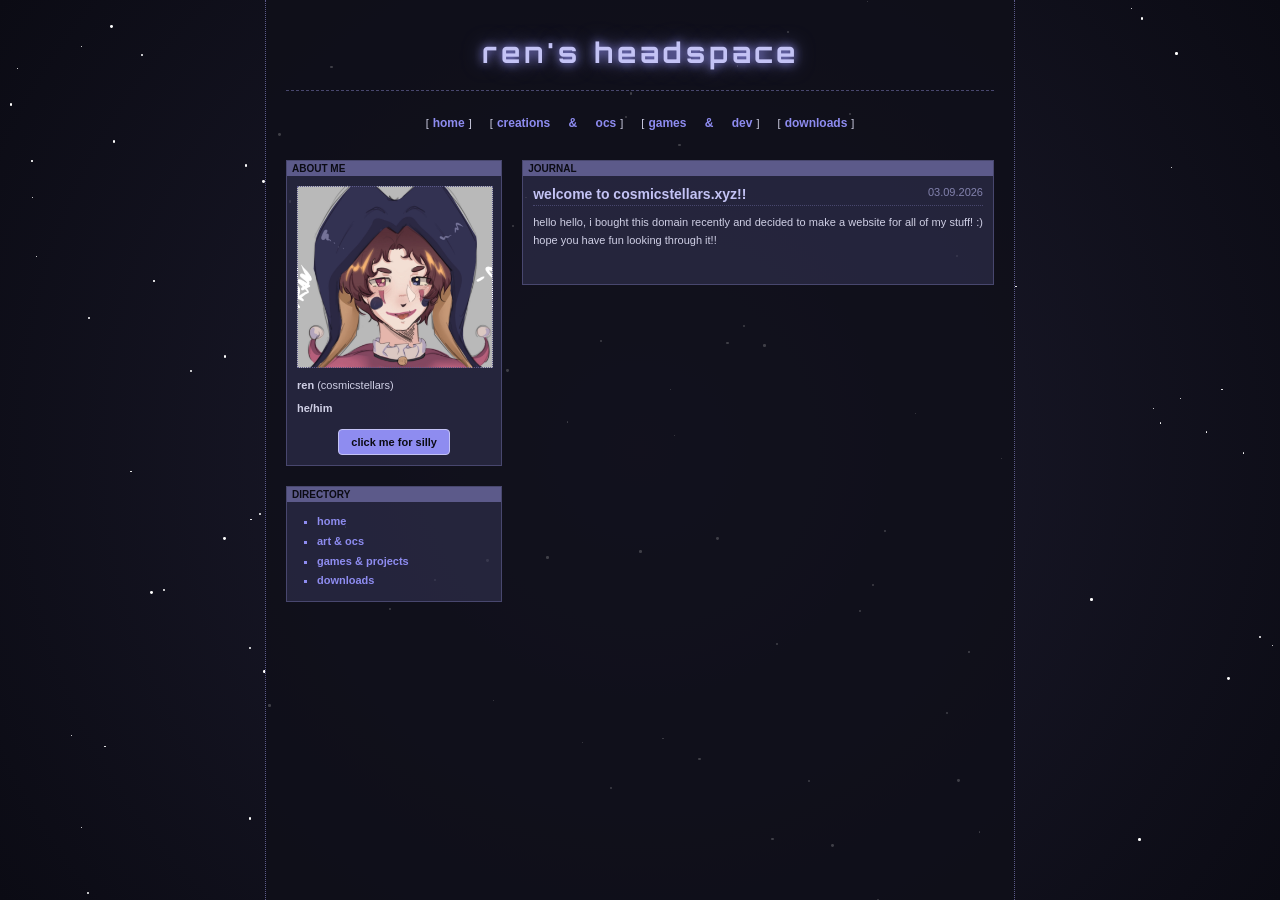
<file: index.html>
<!DOCTYPE html>
<html lang="en">
<head>
    <meta charset="UTF-8">
    <meta name="viewport" content="width=device-width, initial-scale=1.0">
    <title>ren's headspace</title>
    
    <link rel="stylesheet" href="https://cdn.cursors-4u.net/cursors/animated/shiny-grey-star-4a7c7422-32.css">
    <link rel="stylesheet" href="style.css?v=4">
    <link rel="icon" type="image/png" href="/img/Icon.png">
</head>
<body>

    <div id="star-field"></div>

    <div class="wrapper">
        
        <div class="header">
            <h1>ren's headspace</h1>
        </div>

        <div class="nav-bar">
            [<a href="/" style="margin: 0 4px;">home</a>] 
            [<a href="/creations" style="margin: 0 4px;">creations & ocs</a>] 
            [<a href="/projects" style="margin: 0 4px;">games & dev</a>] 
            [<a href="#" style="margin: 0 4px;">downloads</a>]
        </div>

        <div class="columns">
            
            <div class="left-col">
                <div class="box">
                    <div class="box-title">About Me</div>
                    <div class="profile-img"></div>
                    <p><b>ren</b> (cosmicstellars)</p>
                    <p><b>he/him</b></p>
                    
                    <div style="margin-top: 15px; text-align: center;">
                        <a href="/horserace" style="display: inline-block; background-color: #8e8cf0; color: #0b0b14; padding: 6px 12px; font-weight: bold; border-radius: 4px; border: 1px solid #c4c3f5;">click me for silly</a>
                    </div>
                </div>

                <div class="box">
                    <div class="box-title">directory</div>
                    <ul style="list-style-type: square; padding-left: 20px; margin: 0; line-height: 1.8; color: #8e8cf0;">
                        <li><a href="/">home</a></li>
                        <li><a href="/creations">art & ocs</a></li>
                        <li><a href="/projects">games & projects</a></li>
                        <li><a href="#">downloads</a></li>
                    </ul>
                </div>
            </div>

            <div class="right-col">
                <div class="box">
                    <div class="box-title">journal</div>
                    <div id="blog-feed">
                        <p style="text-align: center; color: #8382ad;">loading</p>
                    </div>
                </div>
            </div>
        </div>
    </div>

    <script>
        var starField = document.getElementById('star-field');
        if (starField) {
            for (var i = 0; i < 100; i++) {
                var star = document.createElement('div');
                star.className = 'bg-star';
                star.style.left = Math.random() * 100 + 'vw';
                star.style.top = Math.random() * 100 + 'vh';
                var size = (Math.random() * 2 + 1) + 'px';
                star.style.width = size; star.style.height = size;
                star.style.animationDuration = (Math.random() * 3 + 1.5) + 's';
                star.style.animationDelay = (Math.random() * 5) + 's';
                starField.appendChild(star);
            }
        }

        var colors = ['#ffffff', '#cccccc', '#8e8cf0', '#c4c3f5'];
        var activeParticles = 0;
        var lastSpawn = 0;

        document.addEventListener('mousemove', function(e) {
            var now = Date.now();
            if (now - lastSpawn < 30 || activeParticles > 30) return;
            lastSpawn = now;

            var particle = document.createElement('div');
            particle.className = 'trail-particle';
            
            particle.style.left = e.pageX + 'px';
            particle.style.top = e.pageY + 'px';
            particle.style.backgroundColor = colors[Math.floor(Math.random() * colors.length)];
            
            document.body.appendChild(particle);
            activeParticles++;

            setTimeout(function() {
                particle.style.transform = 'translate(-50%, -50%) scale(0) translateY(20px) rotate(45deg)';
                particle.style.opacity = '0';
            }, 10);

            setTimeout(function() {
                particle.remove();
                activeParticles--;
            }, 600);
        });
    </script>

    <script src="posts.js?v=4"></script>

    <script>
        var feedContainer = document.getElementById('blog-feed');
        if (feedContainer) {
            feedContainer.innerHTML = '';
            
            if (typeof blogPosts !== 'undefined') {
                blogPosts.forEach(function(post) {
                    var postHTML = `
                        <div class="blog-entry">
                            <div class="blog-header">
                                <span class="blog-title">${post.title}</span>
                                <span class="blog-date">${post.date}</span>
                            </div>
                            <div class="blog-content">
                                ${post.content}
                            </div>
                        </div>
                    `;
                    feedContainer.innerHTML += postHTML;
                });
            } else {
                feedContainer.innerHTML = '<p style="text-align: center; color: #ff9999;">Error: posts.js not found or formatted incorrectly.</p>';
            }
        }
    </script>

</body>
</html>
</file>
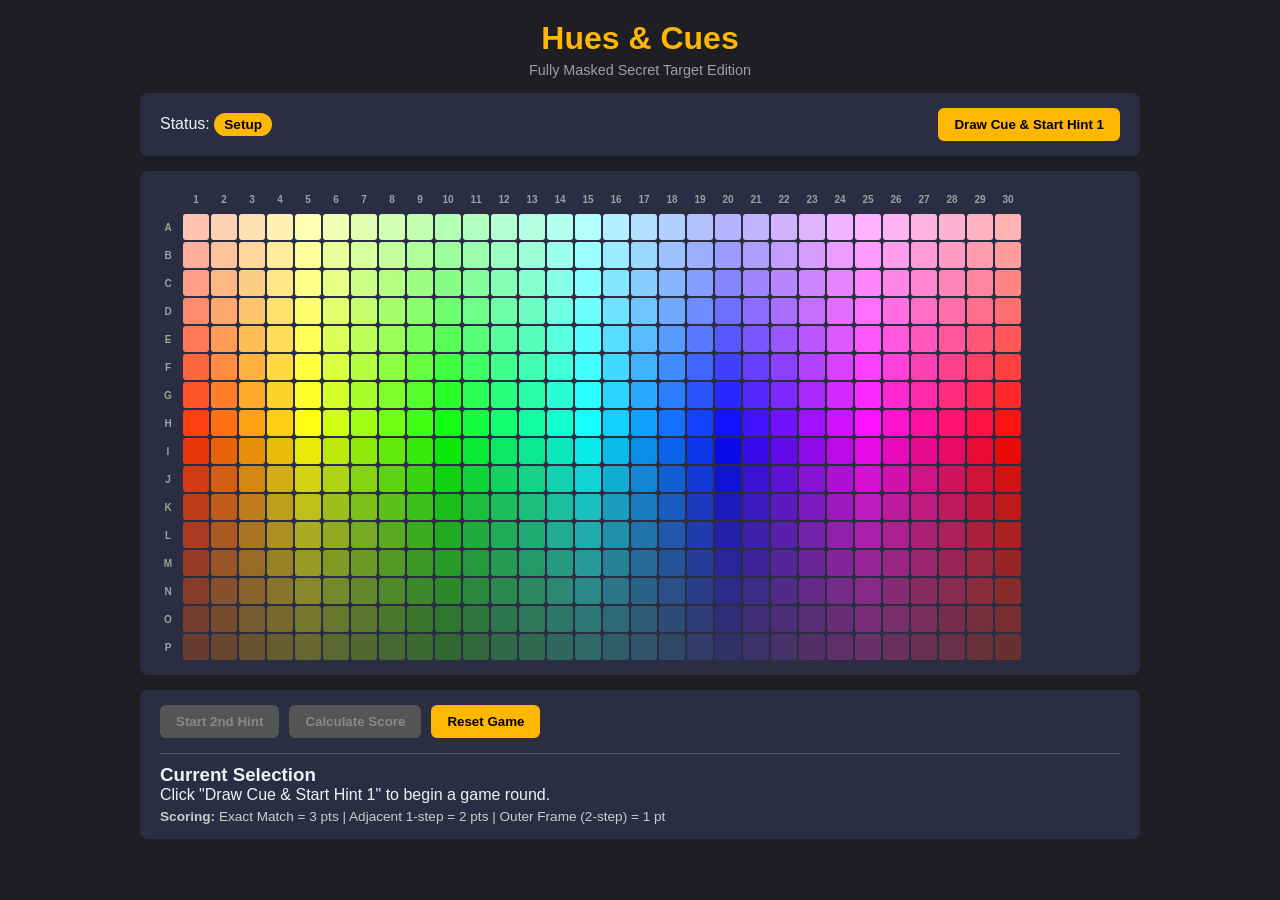
<file: huesandcues/index.html>
<!DOCTYPE html>
<html lang="en">
<head>
  <meta charset="UTF-8">
  <meta name="viewport" content="width=device-width, initial-scale=1.0">
  <title>Hues & Cues - Web Edition</title>
  <style>
    :root {
      --bg: #1e1e24;
      --panel: #2b2d42;
      --text: #edf2f4;
      --accent: #ffb703;
      --accent-hover: #ffa200;
    }

    * { box-sizing: border-box; margin: 0; padding: 0; }
    body {
      font-family: -apple-system, BlinkMacSystemFont, "Segoe UI", Roboto, sans-serif;
      background: var(--bg);
      color: var(--text);
      display: flex;
      flex-direction: column;
      align-items: center;
      min-height: 100vh;
      padding: 20px;
    }

    h1 { margin-bottom: 5px; color: var(--accent); }
    .subtitle { margin-bottom: 15px; color: #a0a0a0; font-size: 0.9rem; }

    .game-container {
      display: flex;
      flex-direction: column;
      gap: 15px;
      max-width: 1000px;
      width: 100%;
    }

    /* Top Status Panel */
    .status-panel {
      background: var(--panel);
      padding: 15px 20px;
      border-radius: 8px;
      display: flex;
      justify-content: space-between;
      align-items: center;
    }

    .phase-badge {
      display: inline-block;
      background: var(--accent);
      color: #000;
      padding: 4px 10px;
      border-radius: 12px;
      font-weight: bold;
      font-size: 0.85rem;
    }

    /* Spectrum Grid Setup */
    .grid-wrapper {
      overflow-x: auto;
      background: var(--panel);
      padding: 15px;
      border-radius: 8px;
    }

    .board-grid {
      display: grid;
      grid-template-columns: repeat(31, 26px);
      gap: 2px;
      user-select: none;
      position: relative;
    }

    .cell {
      width: 26px;
      height: 26px;
      border-radius: 3px;
      display: flex;
      align-items: center;
      justify-content: center;
      font-size: 10px;
      cursor: pointer;
      position: relative;
    }

    .cell.header {
      background: transparent;
      color: #a0a0a0;
      font-weight: bold;
      cursor: default;
    }

    /* Secret Target Highlight on Board */
    .cell.peek-target {
      outline: 3px solid #ffffff;
      outline-offset: -2px;
      box-shadow: 0 0 10px #ffffff, inset 0 0 8px #ffffff;
      z-index: 8;
      animation: pulse-peek 0.8s infinite alternate;
    }

    @keyframes pulse-peek {
      from { outline-color: #ffffff; }
      to { outline-color: var(--accent); }
    }

    /* Movable Player Marker */
    .player-marker {
      width: 20px;
      height: 20px;
      border-radius: 50%;
      background: #ff0055;
      border: 2px solid #fff;
      position: absolute;
      box-shadow: 0 0 6px rgba(0,0,0,0.9);
      cursor: grab;
      z-index: 10;
      pointer-events: auto;
      display: none;
      transform: translate(-2px, -2px);
    }

    .player-marker:active {
      cursor: grabbing;
      scale: 1.2;
    }

    .marker.target {
      background: transparent;
      border: 3px solid #fff;
      box-shadow: 0 0 10px var(--accent);
      width: 22px;
      height: 22px;
      position: absolute;
      border-radius: 50%;
      pointer-events: none;
      z-index: 5;
    }

    /* Bottom Control Deck */
    .controls-deck {
      background: var(--panel);
      padding: 15px 20px;
      border-radius: 8px;
      display: flex;
      flex-direction: column;
      gap: 15px;
    }

    .deck-top-row {
      display: flex;
      flex-wrap: wrap;
      justify-content: space-between;
      align-items: center;
      gap: 15px;
    }

    .card-display {
      background: #3d405b;
      padding: 8px 14px;
      border-radius: 6px;
      border: 2px dashed var(--accent);
      display: flex;
      align-items: center;
      gap: 12px;
    }

    .swatch-wrapper {
      position: relative;
      width: 34px;
      height: 34px;
    }

    .card-color-swatch {
      width: 100%;
      height: 100%;
      border-radius: 50%;
      border: 2px solid #fff;
      display: block;
      background-color: #000;
    }

    .secret-text-mask {
      background: #111;
      color: #111;
      border-radius: 4px;
      padding: 2px 6px;
      user-select: none;
      transition: background 0.1s, color 0.1s;
    }

    .secret-text-mask.revealed {
      background: transparent;
      color: #fff;
    }

    .color-cover {
      position: absolute;
      top: 0;
      left: 0;
      width: 100%;
      height: 100%;
      background: #111;
      border-radius: 50%;
      border: 2px solid #555;
      display: flex;
      align-items: center;
      justify-content: center;
      font-size: 14px;
      color: #888;
    }

    .color-cover.revealed {
      display: none;
    }

    button {
      background: var(--accent);
      color: #000;
      border: none;
      padding: 9px 16px;
      border-radius: 6px;
      font-weight: bold;
      cursor: pointer;
      transition: background 0.2s, opacity 0.2s;
    }
    button:hover { background: var(--accent-hover); }
    button:disabled { background: #555; color: #888; cursor: not-allowed; }

    .reveal-btn {
      background: #4a4e69;
      color: #fff;
      font-size: 0.85rem;
      padding: 8px 12px;
    }
    .reveal-btn:hover { background: #6b705c; }

    .action-buttons {
      display: flex;
      gap: 10px;
      flex-wrap: wrap;
    }

    .scoreboard {
      border-top: 1px solid #4a4e69;
      padding-top: 10px;
    }

    .scoring-rules {
      font-size: 0.85rem;
      color: #ccc;
      margin-top: 5px;
    }
  </style>
</head>
<body>

  <h1>Hues &amp; Cues</h1>
  <div class="subtitle">Fully Masked Secret Target Edition</div>

  <div class="game-container">
    <!-- Top Status Banner -->
    <div class="status-panel">
      <div>
        Status: <span id="round-status" class="phase-badge">Setup</span>
      </div>
      <button id="draw-card-btn">Draw Cue &amp; Start Hint 1</button>
    </div>

    <!-- Main Grid -->
    <div class="grid-wrapper">
      <div class="board-grid" id="board">
        <div class="player-marker" id="player-marker" title="Click or Drag me around!"></div>
      </div>
    </div>

    <!-- Bottom Control Deck -->
    <div class="controls-deck">
      <div class="deck-top-row">
        <!-- Secret Swatch & Peek Button -->
        <div class="card-display" id="card-display" style="display: none;">
          <div class="swatch-wrapper">
            <span class="card-color-swatch" id="target-swatch"></span>
            <div class="color-cover" id="color-cover">?</div>
          </div>
          <div>
            <span>Target: <strong id="target-id-text" class="secret-text-mask">???</strong></span>
          </div>
          <button id="peek-btn" class="reveal-btn">Hold to Peek Target</button>
        </div>

        <!-- Gameplay Action Buttons -->
        <div class="action-buttons">
          <button id="hint-2-btn" disabled>Start 2nd Hint</button>
          <button id="score-btn" disabled>Calculate Score</button>
          <button id="reset-btn">Reset Game</button>
        </div>
      </div>

      <!-- Results & Scoreboard -->
      <div class="scoreboard">
        <h3>Current Selection</h3>
        <p id="results-text">Click "Draw Cue &amp; Start Hint 1" to begin a game round.</p>
        <div class="scoring-rules">
          <strong>Scoring:</strong> Exact Match = 3 pts | Adjacent 1-step = 2 pts | Outer Frame (2-step) = 1 pt
        </div>
      </div>
    </div>
  </div>

  <script>
    const ROWS = 16;
    const COLS = 30;
    
    let targetCoords = null;
    let targetCellElement = null;
    let playerPos = null;
    let isScored = false;

    const board = document.getElementById('board');
    const drawBtn = document.getElementById('draw-card-btn');
    const hint2Btn = document.getElementById('hint-2-btn');
    const scoreBtn = document.getElementById('score-btn');
    const resetBtn = document.getElementById('reset-btn');
    const peekBtn = document.getElementById('peek-btn');
    const playerMarker = document.getElementById('player-marker');
    
    const cardDisplay = document.getElementById('card-display');
    const targetIdText = document.getElementById('target-id-text');
    const targetSwatch = document.getElementById('target-swatch');
    const colorCover = document.getElementById('color-cover');
    
    const roundStatus = document.getElementById('round-status');
    const resultsText = document.getElementById('results-text');

    function getCellColor(row, col) {
      const hue = (col / COLS) * 360;
      let saturation = 100;
      let lightness = 50;

      if (row < 8) {
        lightness = 85 - (row * 4.5);
      } else {
        saturation = 100 - ((row - 7) * 8);
        lightness = 50 - ((row - 7) * 2.5);
      }

      return `hsl(${hue}, ${saturation}%, ${lightness}%)`;
    }

    function initBoard() {
      const marker = playerMarker;
      board.innerHTML = '';
      board.appendChild(marker);
      
      const corner = document.createElement('div');
      corner.className = 'cell header';
      board.appendChild(corner);

      for (let c = 1; c <= COLS; c++) {
        const colHeader = document.createElement('div');
        colHeader.className = 'cell header';
        colHeader.innerText = c;
        board.appendChild(colHeader);
      }

      for (let r = 0; r < ROWS; r++) {
        const rowLabel = String.fromCharCode(65 + r);
        
        const rowHeader = document.createElement('div');
        rowHeader.className = 'cell header';
        rowHeader.innerText = rowLabel;
        board.appendChild(rowHeader);

        for (let c = 1; c <= COLS; c++) {
          const cell = document.createElement('div');
          cell.className = 'cell';
          cell.dataset.row = r;
          cell.dataset.col = c;
          cell.style.backgroundColor = getCellColor(r, c);

          cell.addEventListener('click', () => moveMarkerToCell(r, c, cell));
          board.appendChild(cell);
        }
      }
    }

    function moveMarkerToCell(r, c, cellElement) {
      if (isScored || !targetCoords) return;

      playerPos = { r, c, id: `${String.fromCharCode(65 + r)}${c}` };
      cellElement.appendChild(playerMarker);
      playerMarker.style.display = 'block';

      if (!isScored) {
        resultsText.innerHTML = `Marker set at <strong>${playerPos.id}</strong>. Click or drag to adjust your guess.`;
        scoreBtn.disabled = false;
      }
    }

    // Drag and Drop Logic
    let isDragging = false;

    playerMarker.addEventListener('mousedown', (e) => {
      if (isScored) return;
      isDragging = true;
      e.stopPropagation();
    });

    document.addEventListener('mousemove', (e) => {
      if (!isDragging) return;
      
      const elementUnderMouse = document.elementFromPoint(e.clientX, e.clientY);
      if (elementUnderMouse && elementUnderMouse.classList.contains('cell') && !elementUnderMouse.classList.contains('header')) {
        const r = parseInt(elementUnderMouse.dataset.row);
        const c = parseInt(elementUnderMouse.dataset.col);
        moveMarkerToCell(r, c, elementUnderMouse);
      }
    });

    document.addEventListener('mouseup', () => {
      isDragging = false;
    });

    // 1. Draw Cue & Immediately Start Hint 1
    drawBtn.addEventListener('click', () => {
      const randomRow = Math.floor(Math.random() * ROWS);
      const randomCol = Math.floor(Math.random() * (COLS - 1)) + 1;
      const rowLabel = String.fromCharCode(65 + randomRow);
      
      targetCoords = { r: randomRow, c: randomCol, id: `${rowLabel}${randomCol}` };
      const color = getCellColor(randomRow, randomCol);

      targetIdText.innerText = targetCoords.id;
      targetSwatch.style.backgroundColor = color;
      
      targetCellElement = Array.from(document.querySelectorAll('.cell')).find(
        el => el.dataset.row == targetCoords.r && el.dataset.col == targetCoords.c
      );

      cardDisplay.style.display = 'flex';
      colorCover.classList.remove('revealed');
      targetIdText.classList.remove('revealed');
      
      drawBtn.disabled = true;
      hint2Btn.disabled = false;
      
      roundStatus.innerText = "Hint 1 Active";
      resultsText.innerText = 'Hint 1 Started! Cue Giver gives 1-word hint. Place or drag your marker onto the board.';
    });

    // Peek Target Controls: Reveals swatch, text coordinate, and board tile simultaneously
    const showTarget = () => {
      colorCover.classList.add('revealed');
      targetIdText.classList.add('revealed');
      if (targetCellElement) targetCellElement.classList.add('peek-target');
    };

    const hideTarget = () => {
      if (!isScored) {
        colorCover.classList.remove('revealed');
        targetIdText.classList.remove('revealed');
        if (targetCellElement) targetCellElement.classList.remove('peek-target');
      }
    };

    peekBtn.addEventListener('mousedown', showTarget);
    peekBtn.addEventListener('mouseup', hideTarget);
    peekBtn.addEventListener('mouseleave', hideTarget);
    peekBtn.addEventListener('touchstart', showTarget);
    peekBtn.addEventListener('touchend', hideTarget);

    // 2. Hint 2 Phase
    hint2Btn.addEventListener('click', () => {
      hint2Btn.disabled = true;
      roundStatus.innerText = "Hint 2 Active";
      resultsText.innerText = 'Hint 2 Started! Cue Giver gives 2nd hint (1-2 words). Move your marker to adjust your guess, then click "Calculate Score".';
    });

    // 3. Score Calculation
    scoreBtn.addEventListener('click', () => {
      if (!targetCoords || !playerPos) return;

      isScored = true;
      scoreBtn.disabled = true;
      hint2Btn.disabled = true;
      
      // Permanently reveal target coordinate and color swatch
      colorCover.classList.add('revealed');
      targetIdText.classList.add('revealed');
      if (targetCellElement) targetCellElement.classList.remove('peek-target');
      
      roundStatus.innerText = "Scoring Complete";

      // Highlight target cell permanently on grid
      if (targetCellElement) {
        const targetMarker = document.createElement('div');
        targetMarker.className = 'marker target';
        targetCellElement.appendChild(targetMarker);
      }

      const rowDiff = Math.abs(playerPos.r - targetCoords.r);
      const colDiff = Math.abs(playerPos.c - targetCoords.c);
      const distance = Math.max(rowDiff, colDiff);

      let points = 0;
      if (distance === 0) points = 3;
      else if (distance === 1) points = 2;
      else if (distance === 2) points = 1;

      resultsText.innerHTML = `
        <strong>Target: ${targetCoords.id} | Selection: ${playerPos.id}</strong><br>
        Distance: ${distance} square(s) away.<br>
        <em>Points Awarded: ${points} / 3 pts</em>
      `;
    });

    function clearBoard() {
      document.querySelectorAll('.marker.target').forEach(m => m.remove());
      if (targetCellElement) targetCellElement.classList.remove('peek-target');
      
      playerMarker.style.display = 'none';
      playerPos = null;
      isScored = false;
      
      drawBtn.disabled = false;
      hint2Btn.disabled = true;
      scoreBtn.disabled = true;
      
      cardDisplay.style.display = 'none';
      colorCover.classList.remove('revealed');
      targetIdText.classList.remove('revealed');
      
      targetCoords = null;
      targetCellElement = null;
      roundStatus.innerText = "Setup";
      resultsText.innerText = 'Click "Draw Cue & Start Hint 1" to begin a game round.';
    }

    resetBtn.addEventListener('click', clearBoard);

    initBoard();
  </script>
</body>
</html>
</file>
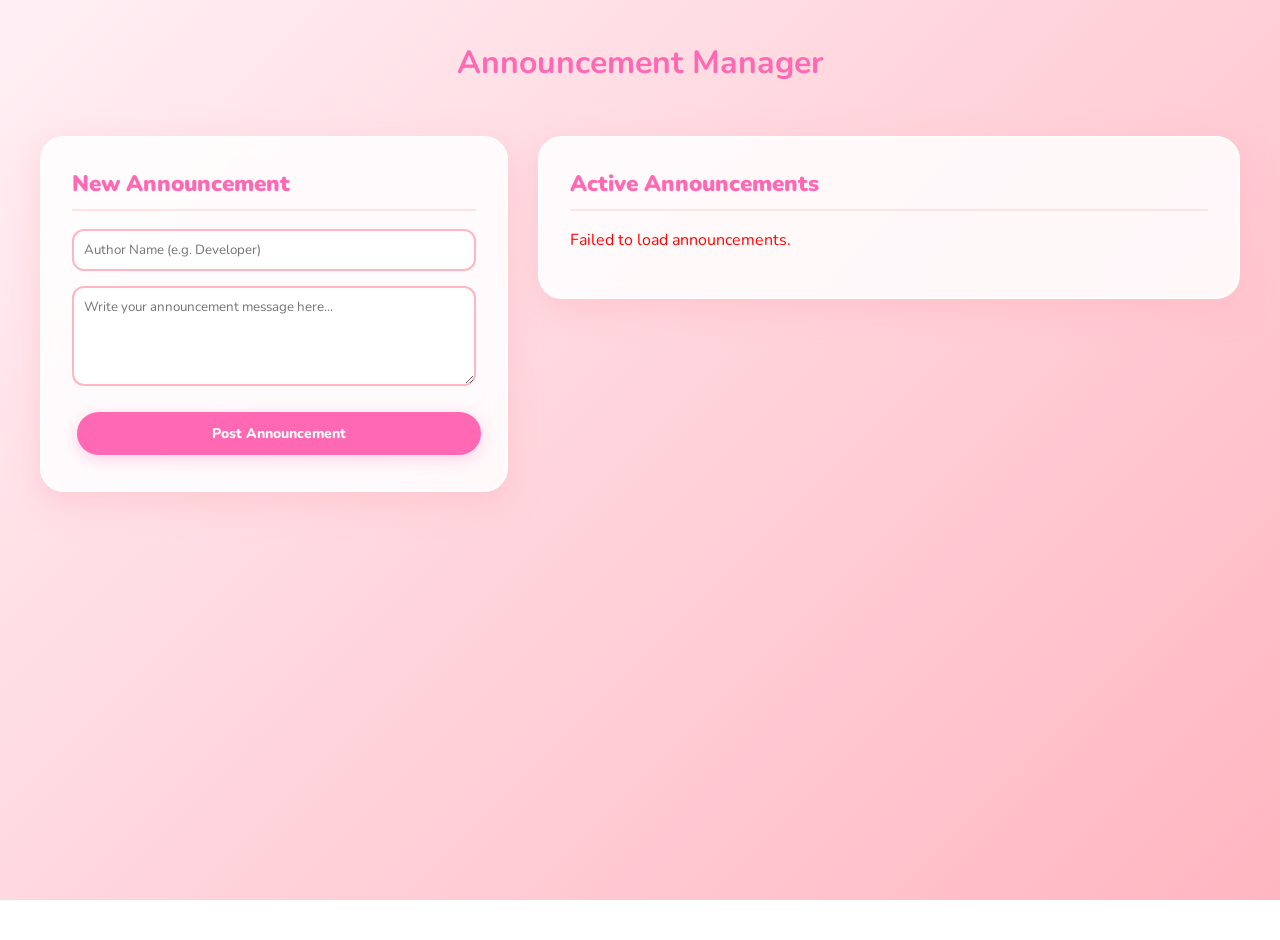
<file: yandereonline/announcements/index.html>
<!DOCTYPE html>
<html lang="en">
<head>
    <meta charset="UTF-8">
    <meta name="viewport" content="width=device-width, initial-scale=1.0">
    <title>Yandere Online</title>
    <link rel="stylesheet" href="yostyle.css">
	<link rel="icon" type="image/png" href="/img/Icon.png">
    <style>
        .announcement-card {
            background: #fff;
            border-radius: 16px;
            padding: 15px;
            margin-bottom: 15px;
            box-shadow: 0 4px 15px rgba(255, 182, 193, 0.3);
            border: 1px solid #ffe4e1;
        }
        .announcement-card h4 { color: #ff69b4; margin: 0 0 5px 0; }
        .announcement-card p { margin: 5px 0; font-size: 14px; }
        .meta-info { font-size: 12px; color: #888; display: flex; justify-content: space-between; margin-top: 10px; }
        .input-field { width: 100%; padding: 10px; margin-bottom: 15px; border-radius: 12px; border: 2px solid #ffb6c1; font-family: inherit; box-sizing: border-box; }
        textarea.input-field { height: 100px; resize: vertical; }
    </style>
</head>
<body>
    <div class="cute-container">
        <header class="cute-header">
            <h1 style="color: #ff69b4;">Announcement Manager</h1>
        </header>

        <main class="main-content">
            <!-- Create Announcement Panel -->
            <section class="cute-panel">
                <h2>New Announcement</h2>
                <input type="text" id="authorInput" class="input-field" placeholder="Author Name (e.g. Developer)">
                <textarea id="messageInput" class="input-field" placeholder="Write your announcement message here..."></textarea>
                <button class="btn" id="sendBtn" style="width: 100%;">Post Announcement</button>
                <p id="statusMsg" style="display:none; text-align:center; font-weight:bold; margin-top:10px;"></p>
            </section>

            <!-- List Announcements Panel -->
            <section class="cute-panel">
                <h2>Active Announcements</h2>
                <div id="announcementsContainer">Loading...</div>
            </section>
        </main>
    </div>

    <script>
        const WORKER_URL = "https://announcements-api.renmydearest.workers.dev/"; // Replace with your Worker URL

        const authorInput = document.getElementById('authorInput');
        const messageInput = document.getElementById('messageInput');
        const sendBtn = document.getElementById('sendBtn');
        const statusMsg = document.getElementById('statusMsg');
        const container = document.getElementById('announcementsContainer');

        async function fetchAnnouncements() {
            try {
                const res = await fetch(WORKER_URL);
                const data = await res.json();
                container.innerHTML = "";

                if (data.length === 0) {
                    container.innerHTML = "<p style='text-align:center; color:#888;'>No announcements found.</p>";
                    return;
                }

                data.sort((a,b) => new Date(b.timestamp) - new Date(a.timestamp)).forEach(item => {
                    const card = document.createElement('div');
                    card.className = 'announcement-card';
                    card.innerHTML = `
                        <h4>Author: ${item.author}</h4>
                        <p>${item.message}</p>
                        <div class="meta-info">
                            <span>👀 Views: <strong>${item.views || 0}</strong></span>
                            <span>📅 ${new Date(item.timestamp).toLocaleString()}</span>
                        </div>
                        <button class="btn btn-delete" style="font-size: 12px; padding: 6px 12px; width: 100%; margin-top: 10px;" onclick="deleteAnnouncement('${item.id}')">Delete</button>
                    `;
                    container.appendChild(card);
                });
            } catch (err) {
                container.innerHTML = "<p style='color:red;'>Failed to load announcements.</p>";
            }
        }

        sendBtn.addEventListener('click', async () => {
            const author = authorInput.value.trim();
            const message = messageInput.value.trim();

            if (!author || !message) {
                alert("Please fill in both author and message!");
                return;
            }

            sendBtn.disabled = true;
            statusMsg.style.display = "block";
            statusMsg.style.color = "#ff69b4";
            statusMsg.innerText = "Posting...";

            try {
                const res = await fetch(WORKER_URL, {
                    method: "POST",
                    headers: { "Content-Type": "application/json" },
                    body: JSON.stringify({ author, message })
                });

                if (res.ok) {
                    authorInput.value = "";
                    messageInput.value = "";
                    statusMsg.innerText = "Posted Successfully!";
                    fetchAnnouncements();
                } else {
                    throw new Error();
                }
            } catch (err) {
                statusMsg.style.color = "red";
                statusMsg.innerText = "Failed to post announcement.";
            } finally {
                sendBtn.disabled = false;
            }
        });

        async function deleteAnnouncement(id) {
            if (!confirm("Are you sure you want to delete this announcement?")) return;

            try {
                await fetch(`${WORKER_URL}?id=${id}`, { method: "DELETE" });
                fetchAnnouncements();
            } catch (err) {
                alert("Failed to delete.");
            }
        }

        fetchAnnouncements();
    </script>
</body>
</html>
</file>
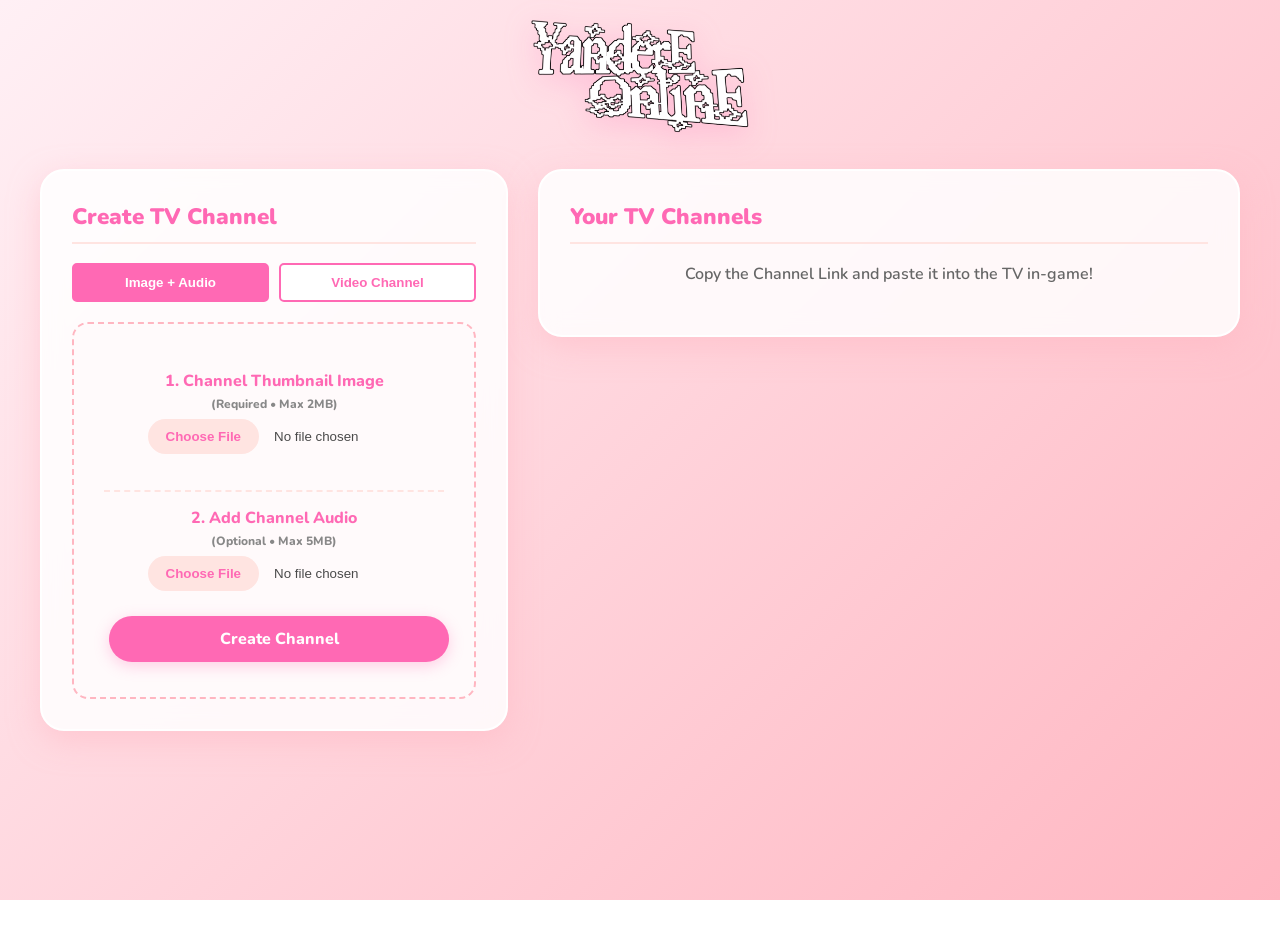
<file: yandereonline/tv/index.html>
<!DOCTYPE html>
<html lang="en">
<head>
    <meta charset="UTF-8">
    <meta name="viewport" content="width=device-width, initial-scale=1.0">
    <title>Yandere Online</title>
    
    <link rel="stylesheet" href="/yostyle.css?v=2"> 
    <link rel="icon" type="image/png" href="/img/Icon.png">
    <style>
        .mode-selector { display: flex; gap: 10px; margin-bottom: 20px; }
        .mode-btn { flex: 1; padding: 10px; border: 2px solid #ff69b4; background: white; color: #ff69b4; cursor: pointer; border-radius: 5px; font-weight: bold; }
        .mode-btn.active { background: #ff69b4; color: white; }
        .hidden { display: none; }
        .error-link { color: #ff0000; text-decoration: underline; font-weight: bold; }
    </style>
</head>
<body>

    <div class="cute-container">
        
        <header class="cute-header">
            <img src="/yandereonline/img/Logo.png" alt="Yandere Online Logo">
        </header>

        <main class="main-content">
            
            <section class="cute-panel">
                <h2>Create TV Channel</h2>
                
                <div class="mode-selector">
                    <button class="mode-btn active" id="btnStatic" onclick="setMode('static')">Image + Audio</button>
                    <button class="mode-btn" id="btnVideo" onclick="setMode('video')">Video Channel</button>
                </div>

                <div class="upload-area">
                    
                    <div id="thumbnailSection">
                        <p style="font-weight: 800; font-size: 16px; color: #ff69b4; margin-bottom: 5px;">
                            1. Channel Thumbnail Image <br>
                            <span style="font-size: 12px; color: #888;">(Required • Max 2MB)</span>
                        </p>
                        <input type="file" id="imageInput" accept="image/png, image/jpeg, image/webp" style="margin-bottom: 20px;">
                    </div>
                    
                    <div id="staticInputs">
                        <p style="font-weight: 800; font-size: 16px; color: #ff69b4; margin-bottom: 5px; border-top: 2px dashed #ffe4e1; padding-top: 15px;">2. Add Channel Audio <br><span style="font-size: 12px; color: #888;">(Optional • Max 5MB)</span></p>
                        <input type="file" id="audioInput" accept="audio/mpeg, audio/wav, audio/ogg" style="margin-bottom: 20px;">
                    </div>

                    <div id="videoInputs" class="hidden">
                        <p style="font-weight: 800; font-size: 16px; color: #ff69b4; margin-bottom: 5px;">
                            1. Add Video File <br>
                            <span style="font-size: 12px; color: #888;">(Required • Max 20MB • Auto-generates thumbnail)</span>
                        </p>
                        <input type="file" id="videoInput" accept="video/mp4" style="margin-bottom: 20px;">
                    </div>
                    
                    <button class="btn" id="uploadBtn" style="font-size: 16px; padding: 12px 25px; width: 100%;">Create Channel</button>
                    <p id="statusMessage" style="display: none; margin-top: 15px; font-weight: 800; text-align: center;"></p>
                </div>
            </section>

            <section class="cute-panel">
                <h2>Your TV Channels</h2>
                <p style="text-align: center; font-weight: 600; color: #666; margin-bottom: 20px;">
                    Copy the Channel Link and paste it into the TV in-game!
                </p>
                <div class="gallery-grid" id="galleryContainer"></div>
            </section>

        </main>
    </div>

    <script>
        const WORKER_URL = "https://tv-image-uploader.renmydearest.workers.dev";
        const MAX_IMAGE_SIZE = 2 * 1024 * 1024; // 2MB
        const MAX_AUDIO_SIZE = 5 * 1024 * 1024; // 5MB
        const MAX_VIDEO_SIZE = 20 * 1024 * 1024; // 20MB
        const MAX_WIDTH = 1280; 
        const MAX_HEIGHT = 720;

        let currentMode = 'static'; 
        
        const imageInput = document.getElementById('imageInput');
        const audioInput = document.getElementById('audioInput');
        const videoInput = document.getElementById('videoInput');
        const uploadBtn = document.getElementById('uploadBtn');
        const statusMessage = document.getElementById('statusMessage');
        const galleryContainer = document.getElementById('galleryContainer');

        let uploadHistory = JSON.parse(localStorage.getItem('tvUploadHistory')) || [];
        
        window.setMode = function(mode) {
            currentMode = mode;
            if (mode === 'static') {
                document.getElementById('btnStatic').classList.add('active');
                document.getElementById('btnVideo').classList.remove('active');
                document.getElementById('thumbnailSection').classList.remove('hidden');
                document.getElementById('staticInputs').classList.remove('hidden');
                document.getElementById('videoInputs').classList.add('hidden');
                videoInput.value = ""; 
            } else {
                document.getElementById('btnVideo').classList.add('active');
                document.getElementById('btnStatic').classList.remove('active');
                document.getElementById('thumbnailSection').classList.add('hidden');
                document.getElementById('staticInputs').classList.add('hidden');
                document.getElementById('videoInputs').classList.remove('hidden');
                audioInput.value = ""; 
                imageInput.value = ""; 
            }
        };

        window.renderGallery = function() {
            galleryContainer.innerHTML = "";
            
            for (let i = uploadHistory.length - 1; i >= 0; i--) {
                const item = uploadHistory[i];
                const div = document.createElement('div');
                div.className = 'gallery-item';
                
                // THE FIX 1: If the worker didn't explicitly return imageUrl, piece it together manually
                let finalImageUrl = item.imageUrl || '';
if (!finalImageUrl && item.iName) {
    finalImageUrl = `${WORKER_URL}/${item.iName}`;
}

// NEW FIX: Add a unique timestamp so the browser never caches a broken image
finalImageUrl += (finalImageUrl.includes('?') ? '&' : '?') + 'v=' + new Date().getTime();
                
                let innerHtml = `
                    <img crossorigin="anonymous" src="${finalImageUrl}"
                         onerror="this.style.display='none'; this.nextElementSibling.style.display='flex';" 
                         alt="Preview" 
                         style="width:100%; aspect-ratio: 16/9; object-fit: cover; border-radius:8px; margin-bottom:5px; background-color: #ffe4e1;">
                    
                    <div style="display: none; width: 100%; aspect-ratio: 16/9; background-color: #ffe4e1; border-radius: 8px; margin-bottom: 5px; align-items: center; justify-content: center; color: #ff69b4; font-size: 14px; font-weight: bold;">
                        No Preview
                    </div>
                `;
                
                if (item.hasVideo) {
                    innerHtml += `<div style="font-size: 11px; color: #ff69b4; font-weight: bold; margin-bottom: 5px;">Video Channel</div>`;
                } else if (item.hasAudio) {
                    innerHtml += `<div style="font-size: 11px; color: #ff69b4; font-weight: bold; margin-bottom: 5px;">Static + Audio</div>`;
                } else {
                    innerHtml += `<div style="font-size: 11px; color: #888; font-weight: bold; margin-bottom: 5px;">Image Only</div>`;
                }

                innerHtml += `
                    <div class="date-text" style="font-size: 10px; color:#888;">${item.date}</div>
                    <button class="btn" style="font-size: 11px; padding: 6px 10px; width: 100%; margin-top:5px;" onclick="copyLink('${item.channelUrl}')">Copy Link</button>
                    <button class="btn btn-delete" style="font-size: 11px; padding: 6px 10px; width: 100%; margin-top:5px;" onclick="deleteHistory(${i})">Delete</button>
                `;
                
                div.innerHTML = innerHtml;
                galleryContainer.appendChild(div);
            }
        };

        window.copyLink = function(url) {
            navigator.clipboard.writeText(url).then(() => {
                alert("Channel Link copied! Paste this into the TV in-game.");
            });
        };

        window.deleteHistory = async function(index) {
            if (confirm("Permanently delete this channel from the network?")) {
                const item = uploadHistory[index];
                
                try {
                    showStatus("Deleting from cloud...", "#ff69b4");
                    let deleteUrl = `${WORKER_URL}?c=${item.cName}&i=${item.iName}`;
                    if (item.aName) deleteUrl += `&a=${item.aName}`;
                    if (item.vName) deleteUrl += `&v=${item.vName}`; 

                    await fetch(deleteUrl, { method: "DELETE" });
                    showStatus("Deleted.", "#ff69b4");
                    setTimeout(() => { statusMessage.style.display = "none"; }, 2000);
                } catch (error) {
                    console.error("Failed to delete:", error);
                }

                uploadHistory.splice(index, 1);
                localStorage.setItem('tvUploadHistory', JSON.stringify(uploadHistory));
                window.renderGallery();
            }
        };

        // THE FIX 2: Bulletproof Video Thumbnail Generator
        function generateVideoThumbnail(videoFile) {
            return new Promise((resolve, reject) => {
                const video = document.createElement('video');
                video.src = URL.createObjectURL(videoFile);
                video.muted = true; 
                video.playsInline = true;
                
                // loadeddata guarantees the first frame is actually ready to draw
                video.addEventListener('loadeddata', () => {
                    video.currentTime = Math.min(1, video.duration || 1); 
                });

                video.addEventListener('seeked', () => {
                    const canvas = document.createElement('canvas');
                    canvas.width = video.videoWidth || 1280;
                    canvas.height = video.videoHeight || 720;
                    
                    const ctx = canvas.getContext('2d');
                    ctx.drawImage(video, 0, 0, canvas.width, canvas.height);
                    
                    canvas.toBlob((blob) => {
                        URL.revokeObjectURL(video.src);
                        if (blob) {
                            const thumbFile = new File([blob], "auto_thumb.jpg", { type: "image/jpeg" });
                            resolve(thumbFile);
                        } else {
                            reject("Failed to generate blob.");
                        }
                    }, 'image/jpeg', 0.85); 
                });

                video.addEventListener('error', (e) => {
                    URL.revokeObjectURL(video.src);
                    reject("Error generating thumbnail");
                });

                // Force the browser to start parsing the video file immediately
                video.load(); 
            });
        }

        function showStatus(text, color = "#ff69b4") {
            statusMessage.style.display = "block";
            statusMessage.style.color = color;
            statusMessage.innerText = text;
        }

        function resizeAndUpload(imgFile, audFile, vidFile) {
            const reader = new FileReader();
            reader.onload = function(event) {
                const img = new Image();
                img.onload = function() {
                    const canvas = document.createElement('canvas');
                    let width = img.width;
                    let height = img.height;

                    if (width > height) {
                        if (width > MAX_WIDTH) { height = Math.round(height *= MAX_WIDTH / width); width = MAX_WIDTH; }
                    } else {
                        if (height > MAX_HEIGHT) { width = Math.round(width *= MAX_HEIGHT / height); height = MAX_HEIGHT; }
                    }

                    canvas.width = width; canvas.height = height;
                    const ctx = canvas.getContext('2d');
                    ctx.drawImage(img, 0, 0, width, height);

                    canvas.toBlob((blob) => {
                        uploadToServer(blob, audFile, vidFile);
                    }, 'image/jpeg', 0.85); 
                }
                img.src = event.target.result;
            }
            reader.readAsDataURL(imgFile);
        }

        async function uploadToServer(imgData, audFile, vidFile) {
            uploadBtn.disabled = true;
            
            try {
                const formData = new FormData();
                
                const imgFilename = imgData.name || "image.jpg";
                formData.append("image", imgData, imgFilename);
                
                if (currentMode === 'static' && audFile) formData.append("audio", audFile, audFile.name);
                if (currentMode === 'video' && vidFile) formData.append("video", vidFile, vidFile.name);

                const response = await fetch(WORKER_URL, {
                    method: "POST",
                    body: formData
                });

                if (!response.ok) throw new Error("Upload failed on server.");

                const data = await response.json();
                
                const newChannel = {
                    channelUrl: data.channelUrl,     
                    imageUrl: data.imageUrl,         
                    hasAudio: audFile ? true : false, 
                    hasVideo: vidFile ? true : false,
                    cName: data.channelFileName,
                    iName: data.imageFileName,
                    aName: data.audioFileName,
                    vName: data.videoFileName,
                    date: new Date().toLocaleDateString()
                };
                
                uploadHistory.push(newChannel);
                localStorage.setItem('tvUploadHistory', JSON.stringify(uploadHistory));

                showStatus("Channel Broadcasted Successfully!", "#ff69b4");
                window.renderGallery();
                
                imageInput.value = ""; 
                audioInput.value = ""; 
                videoInput.value = "";

            } catch (error) {
                console.error(error);
                showStatus("Error uploading. Check console.", "#ff4d4d");
            } finally {
                uploadBtn.disabled = false;
            }
        }

        uploadBtn.addEventListener('click', async () => {
            const imgFile = imageInput.files[0];
            const audFile = audioInput.files[0];
            const vidFile = videoInput.files[0];

            if (currentMode === 'static') {
                if (!imgFile) return showStatus("You must select a thumbnail image for a static channel!", "#ff4d4d");
                if (audFile && audFile.size > MAX_AUDIO_SIZE) return showStatus("Audio file is too large! Max 5MB.", "#ff4d4d");

                if (imgFile.size > MAX_IMAGE_SIZE) {
                    if (confirm(`Image is larger than 2MB. Automatically resize?`)) {
                        showStatus("Optimizing image and uploading...", "#ff69b4");
                        resizeAndUpload(imgFile, audFile, null);
                    }
                } else {
                    showStatus("Uploading Channel to Network... Please wait.", "#ff69b4");
                    uploadToServer(imgFile, audFile, null);
                }
            } else if (currentMode === 'video') {
                if (!vidFile) return showStatus("You must select a video file!", "#ff4d4d");

                if (vidFile.size > MAX_VIDEO_SIZE) {
                    return showStatus("Video file is too large! Maximum allowed size is 20MB.", "#ff4d4d");
                }

                try {
                    showStatus("Snapping a quick thumbnail...", "#ff69b4");
                    const generatedThumb = await generateVideoThumbnail(vidFile);
                    showStatus("Uploading Channel to Network... Please wait.", "#ff69b4");
                    uploadToServer(generatedThumb, null, vidFile);
                } catch (err) {
                    console.error(err);
                    showStatus("Failed to generate thumbnail.", "#ff4d4d");
                }
            }
        });

        window.renderGallery();
    </script>
</body>
</html>
</file>
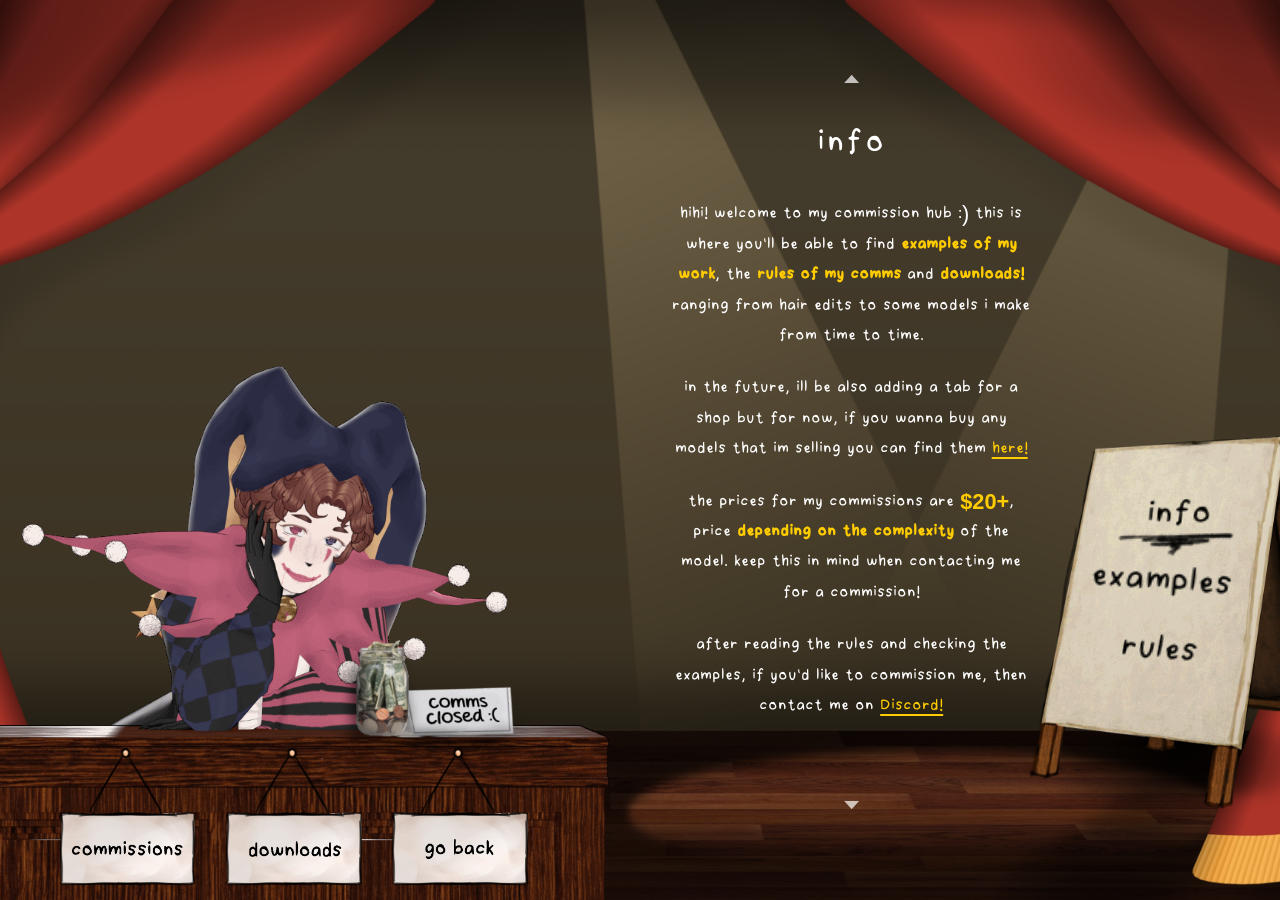
<file: comm.html>
<!DOCTYPE html>
<html lang="en">
<head>
    <meta charset="UTF-8">
    <meta name="viewport" content="width=device-width, initial-scale=1.0">
    <title>Commission Sheet</title>
    <style>
        /* =========================================
           Fonts
           ========================================= */
        @import url('https://fonts.googleapis.com/css2?family=Nunito:wght@600;800&display=swap');

        /* Custom Font Import */
        @font-face {
            font-family: 'Handwriting Regular';
            src: url('./fonts/Handwriting-Regular.otf') format('opentype');
            font-weight: normal;
            font-style: normal;
        }

        /* Removes all default browser margins */
        body {
            margin: 0;
            padding: 0;
            background-color: #000;
            overflow-x: hidden; 
        }

        .commission-scene {
            position: relative;
            width: 100vw;  
            height: 100vh; 
            overflow: hidden;
            perspective: 1200px; 
        }

        .scene-layer {
            position: absolute;
            top: 0;
            left: 0;
            width: 100%;
            height: 100%;
            object-fit: cover; 
        }

        /* Layer 1: Bottom */
        .bg-layer {
            z-index: 1;
        }

        /* Layer 2: Middle (Curtains) */
        .curtain-layer {
            z-index: 2;
        }

        /* Base styles shared across the visual character and props */
        .character-layer, .sign-layer, .tipjar-layer {
            position: absolute;
            bottom: 0;
            left: -7%; 
            width: 55vw; 
            height: auto; 
        }

        /* Layer 3: The Jester */
        .character-layer {
            z-index: 3; 
        }

        /* Layer 4: The Closed Sign (On top of Jester) */
        .sign-layer {
            z-index: 4;
        }

        /* Layer 5: The Tip Jar (Visual Only) */
        .tipjar-layer {
            z-index: 5;
            pointer-events: none; 
        }

        /* Layer 6: The Custom Hitbox for Tip Jar */
        .custom-hitbox {
            position: absolute;
            z-index: 6;
            cursor: pointer;
            bottom: 27%;
            left: 28%;
            width: 4vw;
            height: 14vh;
        }

        /* =========================================
           Navigation Sign Group
           ========================================= */
        .sign-group {
            position: absolute;
            z-index: 4; 
            bottom: 0%;
            left: 3.8%; 
            display: flex;
            gap: 1vw; 
        }

        .nav-sign {
            width: 12vw;
            height: auto; 
            cursor: pointer;
            transform-origin: top center; 
            transition: transform 0.4s ease-out; 
        }

        .nav-sign:hover {
            animation: settle-swing 0.8s ease-in-out;
        }

        @keyframes settle-swing {
            0% { transform: rotate(0deg); }
            20% { transform: rotate(4deg); }   
            40% { transform: rotate(-3deg); }  
            60% { transform: rotate(2deg); }   
            80% { transform: rotate(-1deg); }  
            100% { transform: rotate(0deg); }  
        }

        /* =========================================
           Board & 3D Buttons
           ========================================= */
        .board-container {
            position: absolute;
            z-index: 4;
            width: 25vw;
            transform-style: preserve-3d; 
            left: 80vw;
            top: 51vh;
            transform: scale(1.2);
        }

        .board-image {
            width: 100%;
            height: auto;
            display: block;
            pointer-events: none; 
        }

        .board-button {
            position: absolute;
            padding: 10px;
            font-family: 'Handwriting Regular', cursive, sans-serif; 
            font-weight: normal; 
            font-size: 2.2vw; 
            color: #000000; 
            text-transform: lowercase;
            background: none;
            border: none;
            box-shadow: none;
            cursor: pointer;
            transition: opacity 0.2s;
            white-space: nowrap; 
            min-width: 80px; 
        }

        .board-button::after {
            content: '';
            position: absolute;
            width: calc(100% - 10px); 
            height: 15px; 
            bottom: -4px; 
            left: 5px; 
            background-image: url('./img/commissions/line.png'); 
            background-size: 100% 100%; 
            background-repeat: no-repeat;
            background-position: center;
            opacity: 0; 
            transition: opacity 0.15s ease-in-out;
            pointer-events: none; 
        }

        .board-button:hover::after, .board-button.active-btn::after {
            opacity: 1; 
        }

        .board-button:active {
            opacity: 0.5; 
        }

        /* Final Button Positions */
        #btn-1 { text-align: center; left: 35%; top: 16%; transform: scale(1.4) translateZ(10px) rotateX(-21deg) rotateY(4deg) rotateZ(1deg); }
        #btn-2 { text-align: center; left: 27%; top: 33%; transform: scale(1.4) translateZ(10px) rotateX(-11deg) rotateY(-1deg) rotateZ(4deg); }
        #btn-3 { text-align: center; left: 30%; top: 51%; transform: scale(1.4) translateZ(10px) rotateX(-16deg) rotateY(3deg) rotateZ(6deg); }

        /* =========================================
           Content Box Area & Custom Scroll Arrows
           ========================================= */
        
        #content-wrapper {
            position: absolute;
            z-index: 5;
            display: flex;
            flex-direction: column;
            align-items: center;
            
            gap: 1.5vh; 
            
            left: 51vw;
            top: 7vh;
            width: 31vw;
            height: 84vh;
        }

        .scroll-arrow {
            color: #ffffff; 
            font-size: 2vw;
            cursor: pointer;
            padding: 5px;
            user-select: none; 
            
            transform: scaleY(0.55); 
            transition: transform 0.1s, opacity 0.2s, text-shadow 0.2s;
            
            line-height: 0.8;
            opacity: 0.7;
        }

        .scroll-arrow:hover {
            opacity: 1;
            text-shadow: 0 0 8px rgba(255, 255, 255, 0.6); 
            transform: scaleY(0.55); 
        }

        .scroll-arrow:active {
            transform: scale(0.9, 0.5); 
        }

        #content-box {
            flex-grow: 1;
            width: 100%;
            background: none; 
            border: none;
            color: #ffffff;
            font-family: 'Handwriting Regular', cursive, sans-serif;
            text-align: center;
            
            box-sizing: border-box;
            
            overflow-y: hidden; 
            scroll-behavior: smooth; 
            
            padding: 1.5vw;
            font-size: 1.7vw;
        }

        /* Styling the text inside the content box */
        #content-box h2 {
            font-family: 'Handwriting Regular', cursive, sans-serif;
            margin-top: 0;
            color: #ffffff; 
            font-size: 2em;
            letter-spacing: 2px;
            font-weight: normal; 
        }

        #content-box p {
            line-height: 1.4;
            margin-bottom: 20px;
        }

        #content-box strong, #content-box b {
            font-weight: bold;
            color: #ffcc00; 
        }

        #content-box a {
            color: #ffcc00;
            text-decoration: underline;
            text-decoration-thickness: 2px;
            transition: opacity 0.2s;
        }

        #content-box a:hover {
            opacity: 0.7;
        }
    </style>
</head>
<body>

    <div class="commission-scene">
        <img src="./img/commissions/background.png" alt="Stage Background" class="scene-layer bg-layer">
        
        <img src="./img/commissions/jest.gif" alt="Jester Character" class="character-layer">
        <img src="./img/commissions/signclosed.png" alt="Closed Sign" class="sign-layer">
        <img src="./img/commissions/tipjar.png" alt="Tip Jar" class="tipjar-layer">
        
        <a href="https://ko-fi.com/cosmicstellars" class="custom-hitbox" target="_blank" rel="noopener noreferrer" aria-label="Tip Jar link to Ko-fi"></a>

        <!-- CUSTOM SCROLL WRAPPER & TEXT CONTENT BOX -->
        <div id="content-wrapper">
            <div class="scroll-arrow" id="scroll-up">&#9650;</div> <!-- Up Triangle -->
            
            <div id="content-box">
                <!-- Content injected here via JS -->
            </div>
            
            <div class="scroll-arrow" id="scroll-down">&#9660;</div> <!-- Down Triangle -->
        </div>

        <!-- Board Section -->
        <div class="board-container" id="board">
            <img src="./img/commissions/board.png" alt="Board" class="board-image">
            <button class="board-button" id="btn-1">info</button>
            <button class="board-button" id="btn-2">examples</button>
            <button class="board-button" id="btn-3">rules</button>
        </div>

        <div class="sign-group">
            <a href="#commissions" aria-label="Go to Commissions">
                <img src="./img/commissions/signcomms.png" alt="Commissions Information" class="nav-sign">
            </a>
            <a href="#downloads" aria-label="Go to Downloads">
                <img src="./img/commissions/signdownloads.png" alt="Downloads" class="nav-sign">
            </a>
            <a href="#back" aria-label="Go Back">
                <img src="./img/commissions/signgoback.png" alt="Go Back" class="nav-sign">
            </a>
        </div>

        <img src="./img/commissions/curtains.png" alt="Red Curtains" class="scene-layer curtain-layer">
    </div>

    <!-- ===============================================================
         INTERACTIVITY JS 
         =============================================================== -->
    <script>
        /* --- 1. CUSTOM SCROLL LOGIC --- */
        const contentBox = document.getElementById('content-box');
        const scrollUpBtn = document.getElementById('scroll-up');
        const scrollDownBtn = document.getElementById('scroll-down');
        
        // How many pixels to move per click
        const scrollAmount = 150; 

        scrollUpBtn.addEventListener('click', () => {
            contentBox.scrollTop -= scrollAmount;
        });

        scrollDownBtn.addEventListener('click', () => {
            contentBox.scrollTop += scrollAmount;
        });

        /* --- 2. CONTENT SWITCHING LOGIC --- */
        const buttons = document.querySelectorAll('.board-button');

        const sectionContent = {
            'btn-1': `
                <h2>info</h2>
                <p>hihi! welcome to my commission hub :) this is where you'll be able to find <strong>examples of my work</strong>, the <strong>rules of my comms</strong> and <strong>downloads!</strong> ranging from hair edits to some models i make from time to time.</p>
                <p>in the future, ill be also adding a tab for a shop but for now, if you wanna buy any models that im selling you can find them <a href="https://www.patreon.com/c/cosmicstellars" target="_blank" rel="noopener noreferrer">here!</a></p>
                <p>the prices for my commissions are <strong>$20+</strong>, price <strong>depending on the complexity</strong> of the model. keep this in mind when contacting me for a commission!</p>
                <p>after reading the rules and checking the examples, if you'd like to commission me, then contact me on <a href="https://discord.gg/unSYdyR4" target="_blank" rel="noopener noreferrer">Discord!</a></p>
            `,
            'btn-2': `<h2>examples</h2><p>here is where you can showcase your art!</p><p>[insert cool art images or text here]</p>`,
            'btn-3': `<h2>rules</h2><p>1. payment upfront via ko-fi.<br>2. no refunds after the sketch phase.<br>3. turnaround time is usually 1-2 weeks.</p>`
        };

        function switchTab(buttonId) {
            buttons.forEach(btn => btn.classList.remove('active-btn'));
            document.getElementById(buttonId).classList.add('active-btn');

            contentBox.style.opacity = 0;
            setTimeout(() => {
                contentBox.innerHTML = sectionContent[buttonId];
                contentBox.style.opacity = 1;
                contentBox.scrollTop = 0; 
            }, 150); 
        }

        buttons.forEach(btn => {
            btn.addEventListener('click', (e) => {
                switchTab(e.target.id);
            });
        });

        contentBox.style.transition = 'opacity 0.15s ease-in-out';
        switchTab('btn-1'); 
    </script>
</body>
</html>
</file>
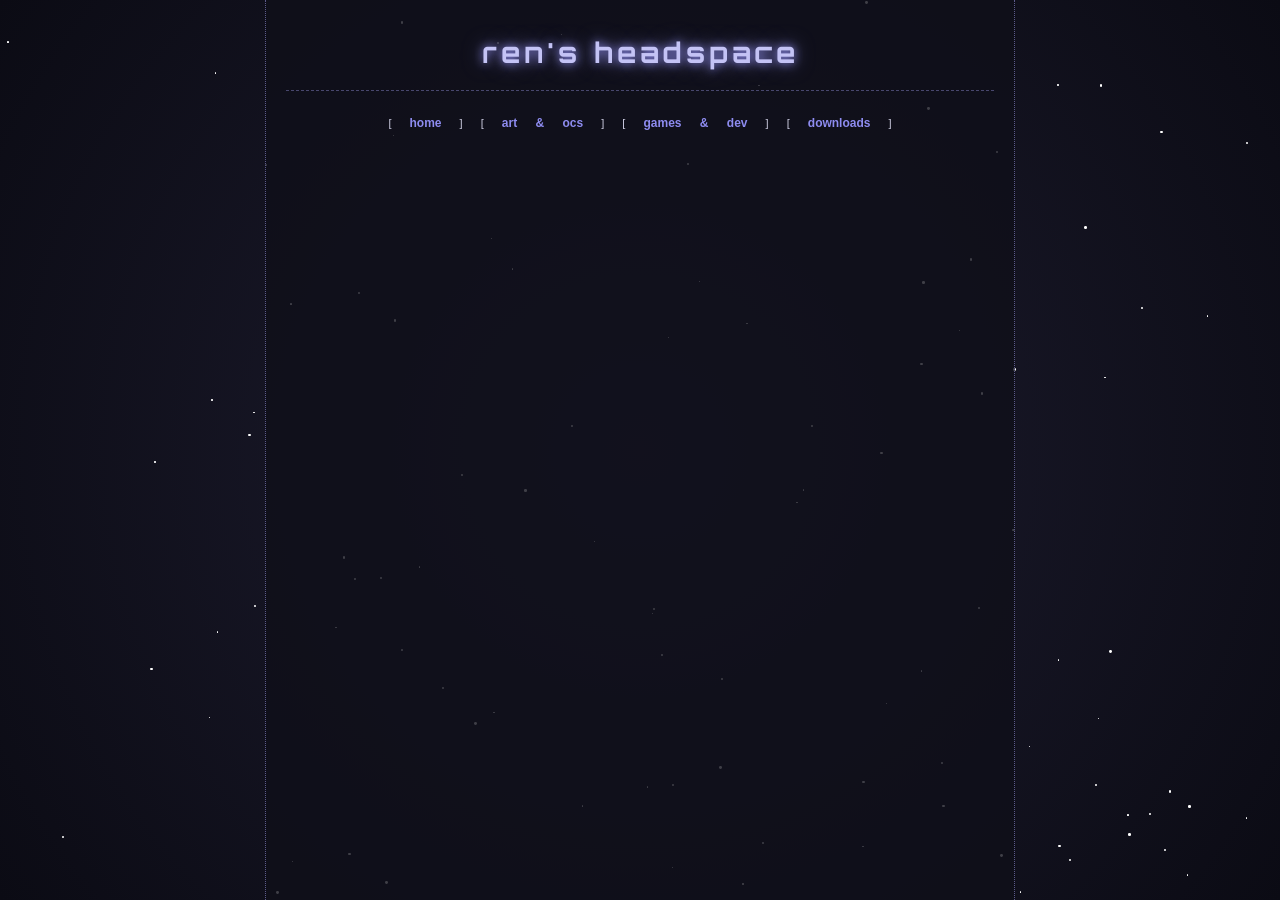
<file: concept.html>
<!DOCTYPE html>
<html lang="en">
<head>
    <meta charset="UTF-8">
    <meta name="viewport" content="width=device-width, initial-scale=1.0">
    <title>ren's headspace - concepts</title>
    
    <link rel="stylesheet" href="https://cdn.cursors-4u.net/cursors/animated/shiny-grey-star-4a7c7422-32.css">
    <link rel="stylesheet" href="./style.css?v=3">
    <link rel="icon" type="image/png" href="./img/Icon.png">
</head>
<body>

    <div id="star-field"></div>

    <div class="wrapper">
        
        <div class="header">
            <h1>ren's headspace</h1>
        </div>

        <div class="nav-bar">
            [ <a href="/">home</a> ] 
            [ <a href="/creations">art & ocs</a> ] 
            [ <a href="/projects">games & dev</a> ] 
            [ <a href="#">downloads</a> ]
        </div>

        <div class="columns">
            
            <div class="left-col">
                </div>

            <div class="right-col">
                </div>

        </div>
    </div>

    <script>
        var starField = document.getElementById('star-field');
        if (starField) {
            for (var i = 0; i < 100; i++) {
                var star = document.createElement('div');
                star.className = 'bg-star';
                star.style.left = Math.random() * 100 + 'vw';
                star.style.top = Math.random() * 100 + 'vh';
                var size = (Math.random() * 2 + 1) + 'px';
                star.style.width = size; star.style.height = size;
                star.style.animationDuration = (Math.random() * 3 + 1.5) + 's';
                star.style.animationDelay = (Math.random() * 5) + 's';
                starField.appendChild(star);
            }
        }

        var colors = ['#ffffff', '#cccccc', '#8e8cf0', '#c4c3f5'];
        var activeParticles = 0;
        var lastSpawn = 0;

        document.addEventListener('mousemove', function(e) {
            var now = Date.now();
            if (now - lastSpawn < 30 || activeParticles > 30) return;
            lastSpawn = now;

            var particle = document.createElement('div');
            particle.className = 'trail-particle';
            
            particle.style.left = e.pageX + 'px';
            particle.style.top = e.pageY + 'px';
            particle.style.backgroundColor = colors[Math.floor(Math.random() * colors.length)];
            
            document.body.appendChild(particle);
            activeParticles++;

            setTimeout(function() {
                particle.style.transform = 'translate(-50%, -50%) scale(0) translateY(20px) rotate(45deg)';
                particle.style.opacity = '0';
            }, 10);

            setTimeout(function() {
                particle.remove();
                activeParticles--;
            }, 600);
        });
    </script>

</body>
</html>
</file>
<file: style.css>
@import url('https://fonts.googleapis.com/css2?family=Orbitron:wght@400;700&display=swap');

/* --- Deep Slate Blue Space Reset --- */
body {
    background-color: #0b0b14;
    background-image: radial-gradient(circle at center, #1e1d30 0%, #0b0b14 100%);
    color: #d0d0e6;
    font-family: Verdana, Tahoma, sans-serif;
    font-size: 11px;
    margin: 0;
    padding: 0; 
    overflow-x: hidden;
}

a { color: #8e8cf0; text-decoration: none; font-weight: bold; }
a:hover { color: #fff; background-color: #8e8cf0; text-decoration: none; cursor: help; }

/* --- Blinking Background Stars --- */
#star-field { position: fixed; top: 0; left: 0; width: 100%; height: 100%; z-index: -1; pointer-events: none; }
.bg-star { position: absolute; background-color: #fff; border-radius: 50%; animation: twinkle infinite alternate; }
@keyframes twinkle { 0% { opacity: 0.1; transform: scale(0.5); } 100% { opacity: 0.8; transform: scale(1.2); box-shadow: 0 0 4px #fff; } }

/* --- Classic MySpace-Style Layout Container --- */
.wrapper {
    width: 750px; margin: 0 auto; min-height: 100vh; 
    background-color: rgba(15, 15, 25, 0.8);
    border-left: 1px dotted #5c5a8a; border-right: 1px dotted #5c5a8a;
    padding: 30px 20px; box-sizing: border-box; z-index: 10; position: relative;
}

/* --- Header & Navigation --- */
.header { text-align: center; border-bottom: 1px dashed #48476e; padding-bottom: 15px; margin-bottom: 25px; }
.header h1 { 
    font-family: 'Orbitron', sans-serif;
    font-size: 28px; 
    color: #c4c3f5; 
    letter-spacing: 4px; 
    text-shadow: 0 0 10px #8e8cf0, 0 0 20px #5c5a8a; 
    margin: 5px 0; 
    font-weight: bold; 
}
.nav-bar { text-align: center; margin-bottom: 30px; word-spacing: 15px; }
.nav-bar a { font-size: 12px; }

/* --- 2-Column Layout (Home Page) --- */
.columns { display: flex; gap: 20px; }
.left-col { width: 220px; }
.right-col { width: 480px; }

.box { background-color: rgba(51, 50, 82, 0.6); border: 1px solid #48476e; padding: 10px; margin-bottom: 20px; }
.box-title {
    background-color: #5c5a8a; color: #0b0b14; font-weight: bold; padding: 2px 5px;
    margin: -10px -10px 10px -10px; font-size: 10px; text-transform: uppercase;
}
.profile-img {
    width: 100%; height: 180px; border: 1px dotted #5c5a8a;
    background-image: url('/img/Pic.png'); background-size: cover; background-position: center; margin-bottom: 10px;
}

/* --- Blog Entries (Home Page) --- */
.blog-entry { margin-bottom: 25px; }
.blog-header { border-bottom: 1px dotted #48476e; padding-bottom: 3px; margin-bottom: 8px; display: flex; justify-content: space-between; }
.blog-title { font-weight: bold; font-size: 14px; color: #c4c3f5; }
.blog-date { color: #8382ad; }
.blog-content { line-height: 1.6; text-align: justify; }

/* --- Terminal Search Bar --- */
.search-container {
    text-align: center;
    margin-bottom: 30px;
    display: flex;
    justify-content: center;
    align-items: center;
}

.search-prompt {
    color: #8e8cf0;
    font-weight: bold;
    font-size: 14px;
    margin-right: 10px;
    text-shadow: 0 0 5px #8e8cf0;
}

#search-bar {
    background-color: rgba(5, 5, 10, 0.8);
    border: 1px solid #48476e;
    color: #c4c3f5;
    padding: 10px 15px;
    width: 60%;
    max-width: 450px;
    font-family: Verdana, Tahoma, sans-serif;
    font-size: 11px;
    letter-spacing: 1px;
    outline: none;
    box-shadow: inset 0 0 10px rgba(0,0,0,0.8);
    transition: all 0.3s ease;
}

#search-bar:focus {
    border: 1px solid #8e8cf0;
    background-color: rgba(20, 20, 35, 0.9);
    box-shadow: 0 0 12px rgba(142, 140, 240, 0.4), inset 0 0 5px rgba(0,0,0,0.8);
}

#search-bar::placeholder { 
    color: #5c5a8a; 
    font-style: italic; 
}

/* --- Gallery Grid (Creations Page) --- */
.gallery-container { width: 100%; margin-top: 20px; }
.gallery-grid {
    display: grid; grid-template-columns: repeat(auto-fill, minmax(160px, 1fr)); gap: 15px;
}
.gallery-item {
    background-color: rgba(51, 50, 82, 0.6); border: 1px solid #48476e; padding: 8px; text-align: center;
    transition: border-color 0.2s, background-color 0.2s;
}
.gallery-item:hover { border-color: #8e8cf0; background-color: rgba(92, 90, 138, 0.6); cursor: pointer; }
.gallery-thumb { width: 100%; aspect-ratio: 1 / 1; object-fit: cover; border: 1px dotted #5c5a8a; margin-bottom: 8px; }
.gallery-title { color: #c4c3f5; font-weight: bold; white-space: nowrap; overflow: hidden; text-overflow: ellipsis; }

/* --- Fullscreen Lightbox (Creations Page) --- */
#lightbox {
    display: none; position: fixed; top: 0; left: 0; width: 100%; height: 100%;
    background-color: rgba(5, 5, 16, 0.95); z-index: 100000;
    justify-content: center; align-items: center; flex-direction: column; padding: 20px; box-sizing: border-box;
}
#lightbox-close {
    position: absolute; top: 25px; left: 30px; background: transparent; color: #8e8cf0; border: none;
    font-size: 28px; font-weight: bold; cursor: pointer; transition: color 0.2s, text-shadow 0.2s; z-index: 100001; 
}
#lightbox-close:hover { color: #fff; text-shadow: 0 0 8px #fff; }
#lightbox-content-box {
    background-color: rgba(30, 29, 48, 0.9); border: 1px dotted #8e8cf0; padding: 15px; 
    width: 90vw; max-width: 1200px; max-height: 95vh; display: flex; flex-direction: column; align-items: center;
    box-shadow: 0 0 20px rgba(0,0,0,0.8);
}
#lightbox-img { max-width: 100%; max-height: 80vh; border: 1px solid #48476e; margin-bottom: 15px; }
#lightbox-title { color: #c4c3f5; font-size: 16px; font-weight: bold; margin-bottom: 5px; text-align: center; }
#lightbox-desc { color: #d0d0e6; line-height: 1.5; text-align: center; max-width: 800px; font-size: 12px; }

/* --- Star Mouse Trail --- */
.trail-particle {
    position: absolute; width: 12px; height: 12px; pointer-events: none; 
    z-index: 999999; transform: translate(-50%, -50%) scale(1); transition: transform 0.6s linear, opacity 0.6s linear;
    clip-path: polygon(50% 0%, 61% 35%, 98% 35%, 68% 57%, 79% 91%, 50% 70%, 21% 91%, 32% 57%, 2% 35%, 39% 35%);
    filter: drop-shadow(0 0 3px #c4c3f5);
}
</file>
<file: yandereonline/announcements/yostyle.css>
@import url('https://fonts.googleapis.com/css2?family=Nunito:wght@600;800;900&display=swap');

/* --- Modern Kawaii Pink Background --- */
body {
    background: linear-gradient(135deg, #fff0f5 0%, #ffb6c1 100%);
    background-attachment: fixed;
    color: #4a4a4a; /* Soft dark grey */
    font-family: 'Nunito', sans-serif;
    margin: 0;
    padding: 20px;
    min-height: 100vh;
}

/* --- Main Layout Wrapper --- */
.cute-container {
    max-width: 1200px; /* Widened to support side-by-side layout */
    margin: 0 auto;
    display: flex;
    flex-direction: column;
    gap: 30px;
}

/* --- Header & Logo --- */
.cute-header {
    text-align: center;
}
.cute-header img {
    max-width: 220px; /* Made the logo much smaller! */
    height: auto;
    filter: drop-shadow(0px 8px 15px rgba(255, 105, 180, 0.3));
    transition: transform 0.3s ease;
}
.cute-header img:hover {
    transform: scale(1.05); /* Cute bounce effect on hover */
}

/* --- Navigation --- */
.cute-nav {
    display: flex;
    justify-content: center;
    gap: 15px;
    flex-wrap: wrap;
}
.cute-nav a {
    background-color: rgba(255, 255, 255, 0.9);
    color: #ff69b4;
    text-decoration: none;
    font-weight: 800;
    padding: 10px 25px;
    border-radius: 30px;
    box-shadow: 0 4px 15px rgba(255, 105, 180, 0.15);
    transition: all 0.2s ease;
}
.cute-nav a:hover {
    background-color: #ff69b4;
    color: #fff;
    box-shadow: 0 6px 20px rgba(255, 105, 180, 0.4);
    transform: translateY(-3px);
}

/* --- Side-by-Side Layout Grid --- */
.main-content {
    display: grid;
    grid-template-columns: 1fr 1.5fr; /* Left column is smaller, right is wider */
    gap: 30px;
    align-items: start;
}

/* If the screen gets too small (like on a phone), stack them normally */
@media (max-width: 850px) {
    .main-content {
        grid-template-columns: 1fr; 
    }
}

/* --- Modern Glass Panels --- */
.cute-panel {
    background-color: rgba(255, 255, 255, 0.85);
    backdrop-filter: blur(10px);
    border-radius: 24px;
    padding: 30px;
    box-shadow: 0 10px 30px rgba(255, 182, 193, 0.5);
    border: 2px solid #fff;
}
.cute-panel h2 {
    color: #ff69b4;
    margin-top: 0;
    border-bottom: 2px solid #ffe4e1;
    padding-bottom: 10px;
    font-weight: 900;
    font-size: 1.4rem;
}

/* --- Upload Area --- */
.upload-area {
    background-color: #fffafb;
    border: 2px dashed #ffb6c1;
    border-radius: 16px;
    padding: 30px;
    text-align: center;
    transition: all 0.3s;
}
.upload-area:hover {
    background-color: #fff0f5;
    border-color: #ff69b4;
}

/* --- Modern Bubble Buttons --- */
.btn {
    background-color: #ff69b4;
    color: #fff;
    border: none;
    padding: 12px 24px;
    border-radius: 25px;
    font-family: 'Nunito', sans-serif;
    font-weight: 800;
    font-size: 14px;
    cursor: pointer;
    box-shadow: 0 4px 15px rgba(255, 105, 180, 0.3);
    transition: all 0.2s;
    margin: 5px;
}
.btn:hover {
    background-color: #ff1493;
    transform: translateY(-2px);
    box-shadow: 0 6px 20px rgba(255, 20, 147, 0.4);
}
.btn:active {
    transform: translateY(1px);
    box-shadow: 0 2px 10px rgba(255, 20, 147, 0.3);
}

.btn-delete {
    background-color: #ff4d4d;
    box-shadow: 0 4px 15px rgba(255, 77, 77, 0.3);
}
.btn-delete:hover {
    background-color: #e60000;
    box-shadow: 0 6px 20px rgba(230, 0, 0, 0.4);
}

/* --- Image Gallery Grid --- */
.gallery-grid {
    display: grid;
    grid-template-columns: repeat(auto-fill, minmax(160px, 1fr));
    gap: 20px;
    margin-top: 20px;
}
.gallery-item {
    background-color: #fff;
    border-radius: 16px;
    padding: 12px;
    text-align: center;
    box-shadow: 0 4px 15px rgba(255, 182, 193, 0.3);
    transition: transform 0.2s;
}
.gallery-item:hover {
    transform: translateY(-5px);
}
.gallery-item img {
    width: 100%;
    height: 110px;
    object-fit: cover;
    border-radius: 10px;
    margin-bottom: 10px;
}
.date-text {
    font-size: 12px;
    font-weight: 700;
    color: #888;
    margin-bottom: 10px;
}

/* Custom Input File Button */
input[type=file]::file-selector-button {
    background-color: #ffe4e1;
    border: none;
    color: #ff69b4;
    padding: 10px 18px;
    border-radius: 20px;
    font-weight: 800;
    font-family: inherit;
    cursor: pointer;
    margin-right: 15px;
    transition: all 0.2s;
}
input[type=file]::file-selector-button:hover {
    background-color: #ffb6c1;
    color: #fff;
}
/* --- FFmpeg Modal Styles --- */
.ffmpeg-modal {
    display: none;
    position: fixed;
    top: 0;
    left: 0;
    width: 100%;
    height: 100%;
    background: rgba(255, 192, 203, 0.8);
    z-index: 1000;
    justify-content: center;
    align-items: center;
}

.ffmpeg-modal-content {
    background: white;
    padding: 30px;
    border-radius: 20px;
    text-align: center;
    max-width: 400px;
    border: 4px solid #ff69b4;
    box-shadow: 0 10px 25px rgba(0,0,0,0.1);
}

.ffmpeg-modal-content h2 {
    color: #ff69b4;
    margin-top: 0;
    border-bottom: none;
    font-size: 1.4rem;
    font-weight: 900;
}

#ffmpegModalText {
    color: #666;
    font-weight: bold;
    margin-bottom: 20px;
}

.ffmpeg-subtext {
    font-size: 12px;
    color: #888;
}

.ffmpeg-buttons {
    display: flex;
    gap: 10px;
    justify-content: center;
}

.btn-cancel {
    background-color: #ccc;
    box-shadow: 0 4px 15px rgba(200, 200, 200, 0.3);
}

.btn-cancel:hover {
    background-color: #aaa;
    box-shadow: 0 6px 20px rgba(170, 170, 170, 0.4);
}

.ffmpeg-progress-container {
    display: none;
    margin-top: 20px;
}

#ffmpegStatusText {
    color: #ff69b4;
    font-weight: bold;
    font-size: 14px;
    margin-bottom: 5px;
}

.ffmpeg-progress-bg {
    width: 100%;
    background: #ffe4e1;
    border-radius: 10px;
    height: 20px;
    overflow: hidden;
    border: 2px solid #ff69b4;
}

.ffmpeg-progress-bar {
    width: 0%;
    height: 100%;
    background: #ff69b4;
    transition: width 0.3s ease;
}
</file>
<file: yostyle.css>
@import url('https://fonts.googleapis.com/css2?family=Nunito:wght@600;800;900&display=swap');

/* --- Modern Kawaii Pink Background --- */
body {
    background: linear-gradient(135deg, #fff0f5 0%, #ffb6c1 100%);
    background-attachment: fixed;
    color: #4a4a4a; /* Soft dark grey */
    font-family: 'Nunito', sans-serif;
    margin: 0;
    padding: 20px;
    min-height: 100vh;
}

/* --- Main Layout Wrapper --- */
.cute-container {
    max-width: 1200px; /* Widened to support side-by-side layout */
    margin: 0 auto;
    display: flex;
    flex-direction: column;
    gap: 30px;
}

/* --- Header & Logo --- */
.cute-header {
    text-align: center;
}
.cute-header img {
    max-width: 220px; /* Made the logo much smaller! */
    height: auto;
    filter: drop-shadow(0px 8px 15px rgba(255, 105, 180, 0.3));
    transition: transform 0.3s ease;
}
.cute-header img:hover {
    transform: scale(1.05); /* Cute bounce effect on hover */
}

/* --- Navigation --- */
.cute-nav {
    display: flex;
    justify-content: center;
    gap: 15px;
    flex-wrap: wrap;
}
.cute-nav a {
    background-color: rgba(255, 255, 255, 0.9);
    color: #ff69b4;
    text-decoration: none;
    font-weight: 800;
    padding: 10px 25px;
    border-radius: 30px;
    box-shadow: 0 4px 15px rgba(255, 105, 180, 0.15);
    transition: all 0.2s ease;
}
.cute-nav a:hover {
    background-color: #ff69b4;
    color: #fff;
    box-shadow: 0 6px 20px rgba(255, 105, 180, 0.4);
    transform: translateY(-3px);
}

/* --- Side-by-Side Layout Grid --- */
.main-content {
    display: grid;
    grid-template-columns: 1fr 1.5fr; /* Left column is smaller, right is wider */
    gap: 30px;
    align-items: start;
}

/* If the screen gets too small (like on a phone), stack them normally */
@media (max-width: 850px) {
    .main-content {
        grid-template-columns: 1fr; 
    }
}

/* --- Modern Glass Panels --- */
.cute-panel {
    background-color: rgba(255, 255, 255, 0.85);
    backdrop-filter: blur(10px);
    border-radius: 24px;
    padding: 30px;
    box-shadow: 0 10px 30px rgba(255, 182, 193, 0.5);
    border: 2px solid #fff;
}
.cute-panel h2 {
    color: #ff69b4;
    margin-top: 0;
    border-bottom: 2px solid #ffe4e1;
    padding-bottom: 10px;
    font-weight: 900;
    font-size: 1.4rem;
}

/* --- Upload Area --- */
.upload-area {
    background-color: #fffafb;
    border: 2px dashed #ffb6c1;
    border-radius: 16px;
    padding: 30px;
    text-align: center;
    transition: all 0.3s;
}
.upload-area:hover {
    background-color: #fff0f5;
    border-color: #ff69b4;
}

/* --- Modern Bubble Buttons --- */
.btn {
    background-color: #ff69b4;
    color: #fff;
    border: none;
    padding: 12px 24px;
    border-radius: 25px;
    font-family: 'Nunito', sans-serif;
    font-weight: 800;
    font-size: 14px;
    cursor: pointer;
    box-shadow: 0 4px 15px rgba(255, 105, 180, 0.3);
    transition: all 0.2s;
    margin: 5px;
}
.btn:hover {
    background-color: #ff1493;
    transform: translateY(-2px);
    box-shadow: 0 6px 20px rgba(255, 20, 147, 0.4);
}
.btn:active {
    transform: translateY(1px);
    box-shadow: 0 2px 10px rgba(255, 20, 147, 0.3);
}

.btn-delete {
    background-color: #ff4d4d;
    box-shadow: 0 4px 15px rgba(255, 77, 77, 0.3);
}
.btn-delete:hover {
    background-color: #e60000;
    box-shadow: 0 6px 20px rgba(230, 0, 0, 0.4);
}

/* --- Image Gallery Grid --- */
.gallery-grid {
    display: grid;
    grid-template-columns: repeat(auto-fill, minmax(160px, 1fr));
    gap: 20px;
    margin-top: 20px;
}
.gallery-item {
    background-color: #fff;
    border-radius: 16px;
    padding: 12px;
    text-align: center;
    box-shadow: 0 4px 15px rgba(255, 182, 193, 0.3);
    transition: transform 0.2s;
}
.gallery-item:hover {
    transform: translateY(-5px);
}
.gallery-item img {
    width: 100%;
    height: 110px;
    object-fit: cover;
    border-radius: 10px;
    margin-bottom: 10px;
}
.date-text {
    font-size: 12px;
    font-weight: 700;
    color: #888;
    margin-bottom: 10px;
}

/* Custom Input File Button */
input[type=file]::file-selector-button {
    background-color: #ffe4e1;
    border: none;
    color: #ff69b4;
    padding: 10px 18px;
    border-radius: 20px;
    font-weight: 800;
    font-family: inherit;
    cursor: pointer;
    margin-right: 15px;
    transition: all 0.2s;
}
input[type=file]::file-selector-button:hover {
    background-color: #ffb6c1;
    color: #fff;
}
/* --- FFmpeg Modal Styles --- */
.ffmpeg-modal {
    display: none;
    position: fixed;
    top: 0;
    left: 0;
    width: 100%;
    height: 100%;
    background: rgba(255, 192, 203, 0.8);
    z-index: 1000;
    justify-content: center;
    align-items: center;
}

.ffmpeg-modal-content {
    background: white;
    padding: 30px;
    border-radius: 20px;
    text-align: center;
    max-width: 400px;
    border: 4px solid #ff69b4;
    box-shadow: 0 10px 25px rgba(0,0,0,0.1);
}

.ffmpeg-modal-content h2 {
    color: #ff69b4;
    margin-top: 0;
    border-bottom: none;
    font-size: 1.4rem;
    font-weight: 900;
}

#ffmpegModalText {
    color: #666;
    font-weight: bold;
    margin-bottom: 20px;
}

.ffmpeg-subtext {
    font-size: 12px;
    color: #888;
}

.ffmpeg-buttons {
    display: flex;
    gap: 10px;
    justify-content: center;
}

.btn-cancel {
    background-color: #ccc;
    box-shadow: 0 4px 15px rgba(200, 200, 200, 0.3);
}

.btn-cancel:hover {
    background-color: #aaa;
    box-shadow: 0 6px 20px rgba(170, 170, 170, 0.4);
}

.ffmpeg-progress-container {
    display: none;
    margin-top: 20px;
}

#ffmpegStatusText {
    color: #ff69b4;
    font-weight: bold;
    font-size: 14px;
    margin-bottom: 5px;
}

.ffmpeg-progress-bg {
    width: 100%;
    background: #ffe4e1;
    border-radius: 10px;
    height: 20px;
    overflow: hidden;
    border: 2px solid #ff69b4;
}

.ffmpeg-progress-bar {
    width: 0%;
    height: 100%;
    background: #ff69b4;
    transition: width 0.3s ease;
}
</file>
